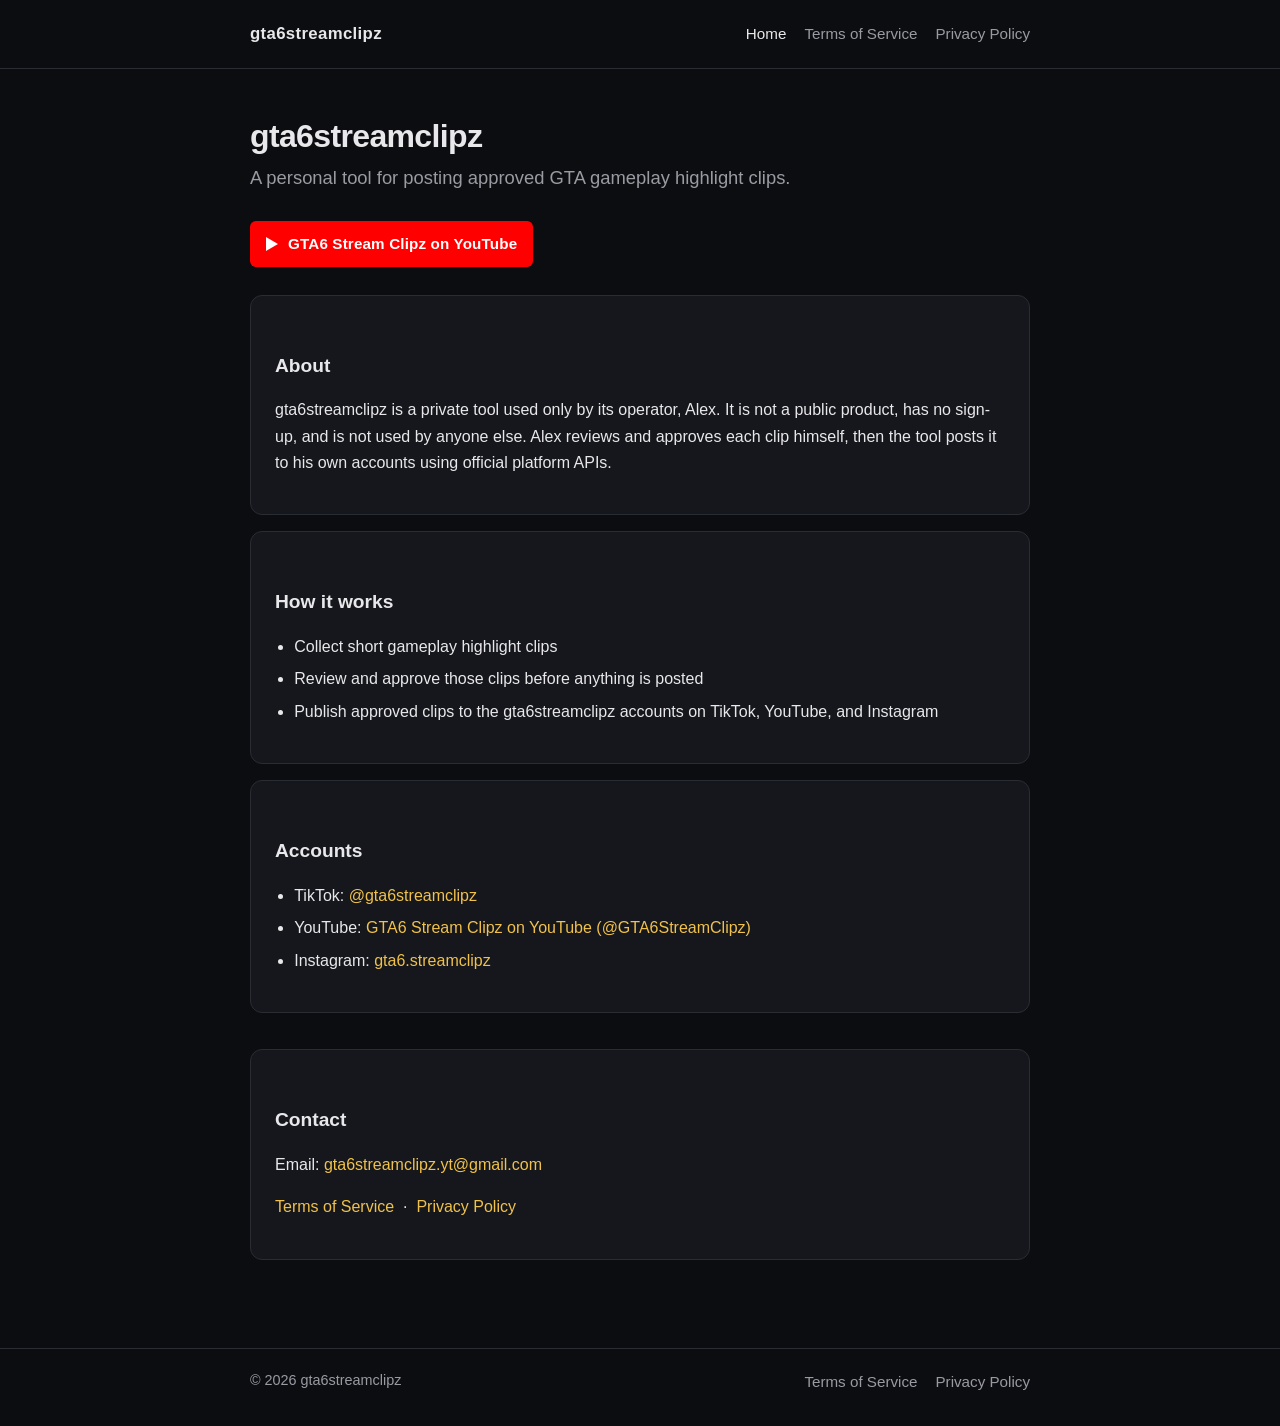
<file: index.html>
<!DOCTYPE html>
<html lang="en">
<head>
  <meta charset="utf-8">
  <meta name="viewport" content="width=device-width, initial-scale=1">
  <title>gta6streamclipz</title>
  <meta name="description" content="gta6streamclipz is a personal tool for posting approved GTA gameplay highlight clips to TikTok, YouTube, and Instagram.">
  <link rel="stylesheet" href="styles.css">
</head>
<body>
  <header>
    <div class="wrap">
      <a class="brand" href="index.html">gta6streamclipz</a>
      <nav>
        <a href="index.html" aria-current="page">Home</a>
        <a href="terms.html">Terms of Service</a>
        <a href="privacy.html">Privacy Policy</a>
      </nav>
    </div>
  </header>
  <main>
    <div class="wrap">
      <h1>gta6streamclipz</h1>
      <p class="tagline">A personal tool for posting approved GTA gameplay highlight clips.</p>

      <p class="yt-row">
        <a class="yt-badge" href="https://www.youtube.com/@GTA6StreamClipz">GTA6 Stream Clipz on YouTube</a>
      </p>

      <div class="card">
        <h2>About</h2>
        <p>gta6streamclipz is a private tool used only by its operator, Alex. It is not a public product, has no sign-up, and is not used by anyone else. Alex reviews and approves each clip himself, then the tool posts it to his own accounts using official platform APIs.</p>
      </div>

      <div class="card">
        <h2>How it works</h2>
        <ul>
          <li>Collect short gameplay highlight clips</li>
          <li>Review and approve those clips before anything is posted</li>
          <li>Publish approved clips to the gta6streamclipz accounts on TikTok, YouTube, and Instagram</li>
        </ul>
      </div>

      <div class="card">
        <h2>Accounts</h2>
        <ul>
          <li>TikTok: <a href="https://www.tiktok.com/@gta6streamclipz">@gta6streamclipz</a></li>
          <li>YouTube: <a href="https://www.youtube.com/@GTA6StreamClipz">GTA6 Stream Clipz on YouTube (@GTA6StreamClipz)</a></li>
          <li>Instagram: <a href="https://www.instagram.com/gta6.streamclipz/">gta6.streamclipz</a></li>
        </ul>
      </div>

      <div class="card contact">
        <h2>Contact</h2>
        <p>Email: <a href="mailto:gta6streamclipz.yt@gmail.com">gta6streamclipz.yt@gmail.com</a></p>
        <p><a href="terms.html">Terms of Service</a> &nbsp;·&nbsp; <a href="privacy.html">Privacy Policy</a></p>
      </div>
    </div>
  </main>
  <footer>
    <div class="wrap">
      <span>© 2026 gta6streamclipz</span>
      <nav>
        <a href="terms.html">Terms of Service</a>
        <a href="privacy.html">Privacy Policy</a>
      </nav>
    </div>
  </footer>
</body>
</html>
</file>
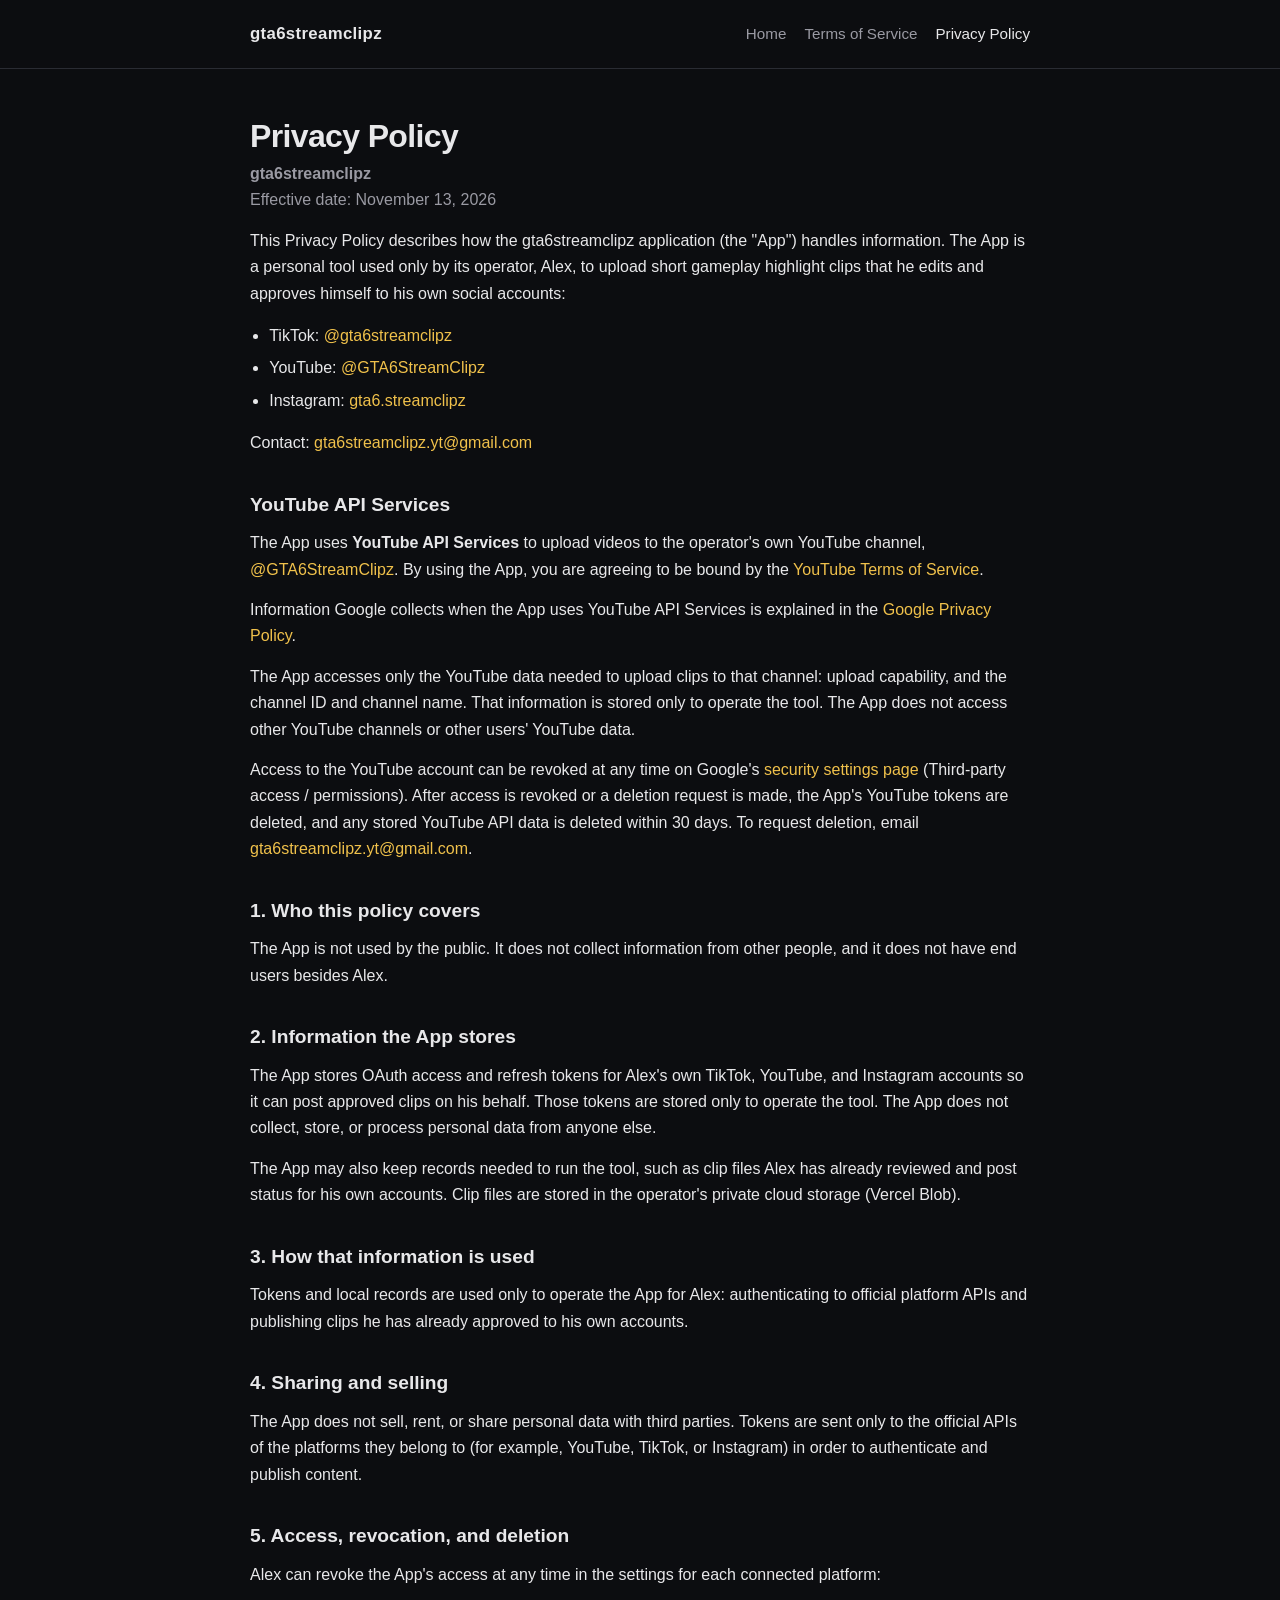
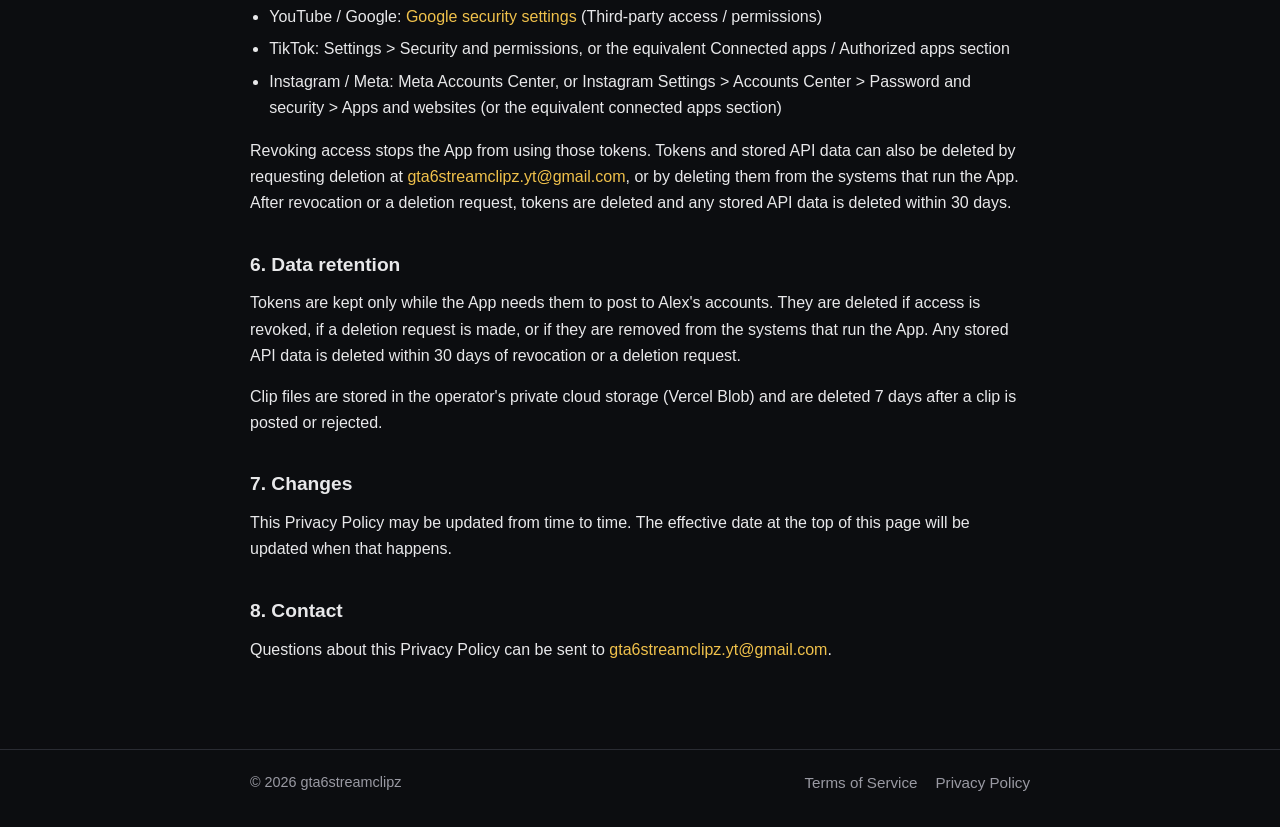
<file: privacy.html>
<!DOCTYPE html>
<html lang="en">
<head>
  <meta charset="utf-8">
  <meta name="viewport" content="width=device-width, initial-scale=1">
  <title>Privacy Policy — gta6streamclipz</title>
  <meta name="description" content="Privacy Policy for the gta6streamclipz personal clip posting tool. Effective date: November 13, 2026.">
  <link rel="stylesheet" href="styles.css">
</head>
<body>
  <header>
    <div class="wrap">
      <a class="brand" href="index.html">gta6streamclipz</a>
      <nav>
        <a href="index.html">Home</a>
        <a href="terms.html">Terms of Service</a>
        <a href="privacy.html" aria-current="page">Privacy Policy</a>
      </nav>
    </div>
  </header>
  <main>
    <div class="wrap legal">
      <h1>Privacy Policy</h1>
      <p class="meta"><strong>gta6streamclipz</strong><br>Effective date: November 13, 2026</p>

      <p>This Privacy Policy describes how the gta6streamclipz application (the "App") handles information. The App is a personal tool used only by its operator, Alex, to upload short gameplay highlight clips that he edits and approves himself to his own social accounts:</p>
      <ul>
        <li>TikTok: <a href="https://www.tiktok.com/@gta6streamclipz">@gta6streamclipz</a></li>
        <li>YouTube: <a href="https://www.youtube.com/@GTA6StreamClipz">@GTA6StreamClipz</a></li>
        <li>Instagram: <a href="https://www.instagram.com/gta6.streamclipz/">gta6.streamclipz</a></li>
      </ul>
      <p>Contact: <a href="mailto:gta6streamclipz.yt@gmail.com">gta6streamclipz.yt@gmail.com</a></p>

      <h2>YouTube API Services</h2>
      <p>The App uses <strong>YouTube API Services</strong> to upload videos to the operator's own YouTube channel, <a href="https://www.youtube.com/@GTA6StreamClipz">@GTA6StreamClipz</a>. By using the App, you are agreeing to be bound by the <a href="https://www.youtube.com/t/terms">YouTube Terms of Service</a>.</p>
      <p>Information Google collects when the App uses YouTube API Services is explained in the <a href="http://www.google.com/policies/privacy">Google Privacy Policy</a>.</p>
      <p>The App accesses only the YouTube data needed to upload clips to that channel: upload capability, and the channel ID and channel name. That information is stored only to operate the tool. The App does not access other YouTube channels or other users' YouTube data.</p>
      <p>Access to the YouTube account can be revoked at any time on Google's <a href="https://security.google.com/settings/security/permissions">security settings page</a> (Third-party access / permissions). After access is revoked or a deletion request is made, the App's YouTube tokens are deleted, and any stored YouTube API data is deleted within 30 days. To request deletion, email <a href="mailto:gta6streamclipz.yt@gmail.com">gta6streamclipz.yt@gmail.com</a>.</p>

      <h2>1. Who this policy covers</h2>
      <p>The App is not used by the public. It does not collect information from other people, and it does not have end users besides Alex.</p>

      <h2>2. Information the App stores</h2>
      <p>The App stores OAuth access and refresh tokens for Alex's own TikTok, YouTube, and Instagram accounts so it can post approved clips on his behalf. Those tokens are stored only to operate the tool. The App does not collect, store, or process personal data from anyone else.</p>
      <p>The App may also keep records needed to run the tool, such as clip files Alex has already reviewed and post status for his own accounts. Clip files are stored in the operator's private cloud storage (Vercel Blob).</p>

      <h2>3. How that information is used</h2>
      <p>Tokens and local records are used only to operate the App for Alex: authenticating to official platform APIs and publishing clips he has already approved to his own accounts.</p>

      <h2>4. Sharing and selling</h2>
      <p>The App does not sell, rent, or share personal data with third parties. Tokens are sent only to the official APIs of the platforms they belong to (for example, YouTube, TikTok, or Instagram) in order to authenticate and publish content.</p>

      <h2>5. Access, revocation, and deletion</h2>
      <p>Alex can revoke the App's access at any time in the settings for each connected platform:</p>
      <ul>
        <li>YouTube / Google: <a href="https://security.google.com/settings/security/permissions">Google security settings</a> (Third-party access / permissions)</li>
        <li>TikTok: Settings &gt; Security and permissions, or the equivalent Connected apps / Authorized apps section</li>
        <li>Instagram / Meta: Meta Accounts Center, or Instagram Settings &gt; Accounts Center &gt; Password and security &gt; Apps and websites (or the equivalent connected apps section)</li>
      </ul>
      <p>Revoking access stops the App from using those tokens. Tokens and stored API data can also be deleted by requesting deletion at <a href="mailto:gta6streamclipz.yt@gmail.com">gta6streamclipz.yt@gmail.com</a>, or by deleting them from the systems that run the App. After revocation or a deletion request, tokens are deleted and any stored API data is deleted within 30 days.</p>

      <h2>6. Data retention</h2>
      <p>Tokens are kept only while the App needs them to post to Alex's accounts. They are deleted if access is revoked, if a deletion request is made, or if they are removed from the systems that run the App. Any stored API data is deleted within 30 days of revocation or a deletion request.</p>
      <p>Clip files are stored in the operator's private cloud storage (Vercel Blob) and are deleted 7 days after a clip is posted or rejected.</p>

      <h2>7. Changes</h2>
      <p>This Privacy Policy may be updated from time to time. The effective date at the top of this page will be updated when that happens.</p>

      <h2>8. Contact</h2>
      <p>Questions about this Privacy Policy can be sent to <a href="mailto:gta6streamclipz.yt@gmail.com">gta6streamclipz.yt@gmail.com</a>.</p>
    </div>
  </main>
  <footer>
    <div class="wrap">
      <span>© 2026 gta6streamclipz</span>
      <nav>
        <a href="terms.html">Terms of Service</a>
        <a href="privacy.html">Privacy Policy</a>
      </nav>
    </div>
  </footer>
</body>
</html>
</file>
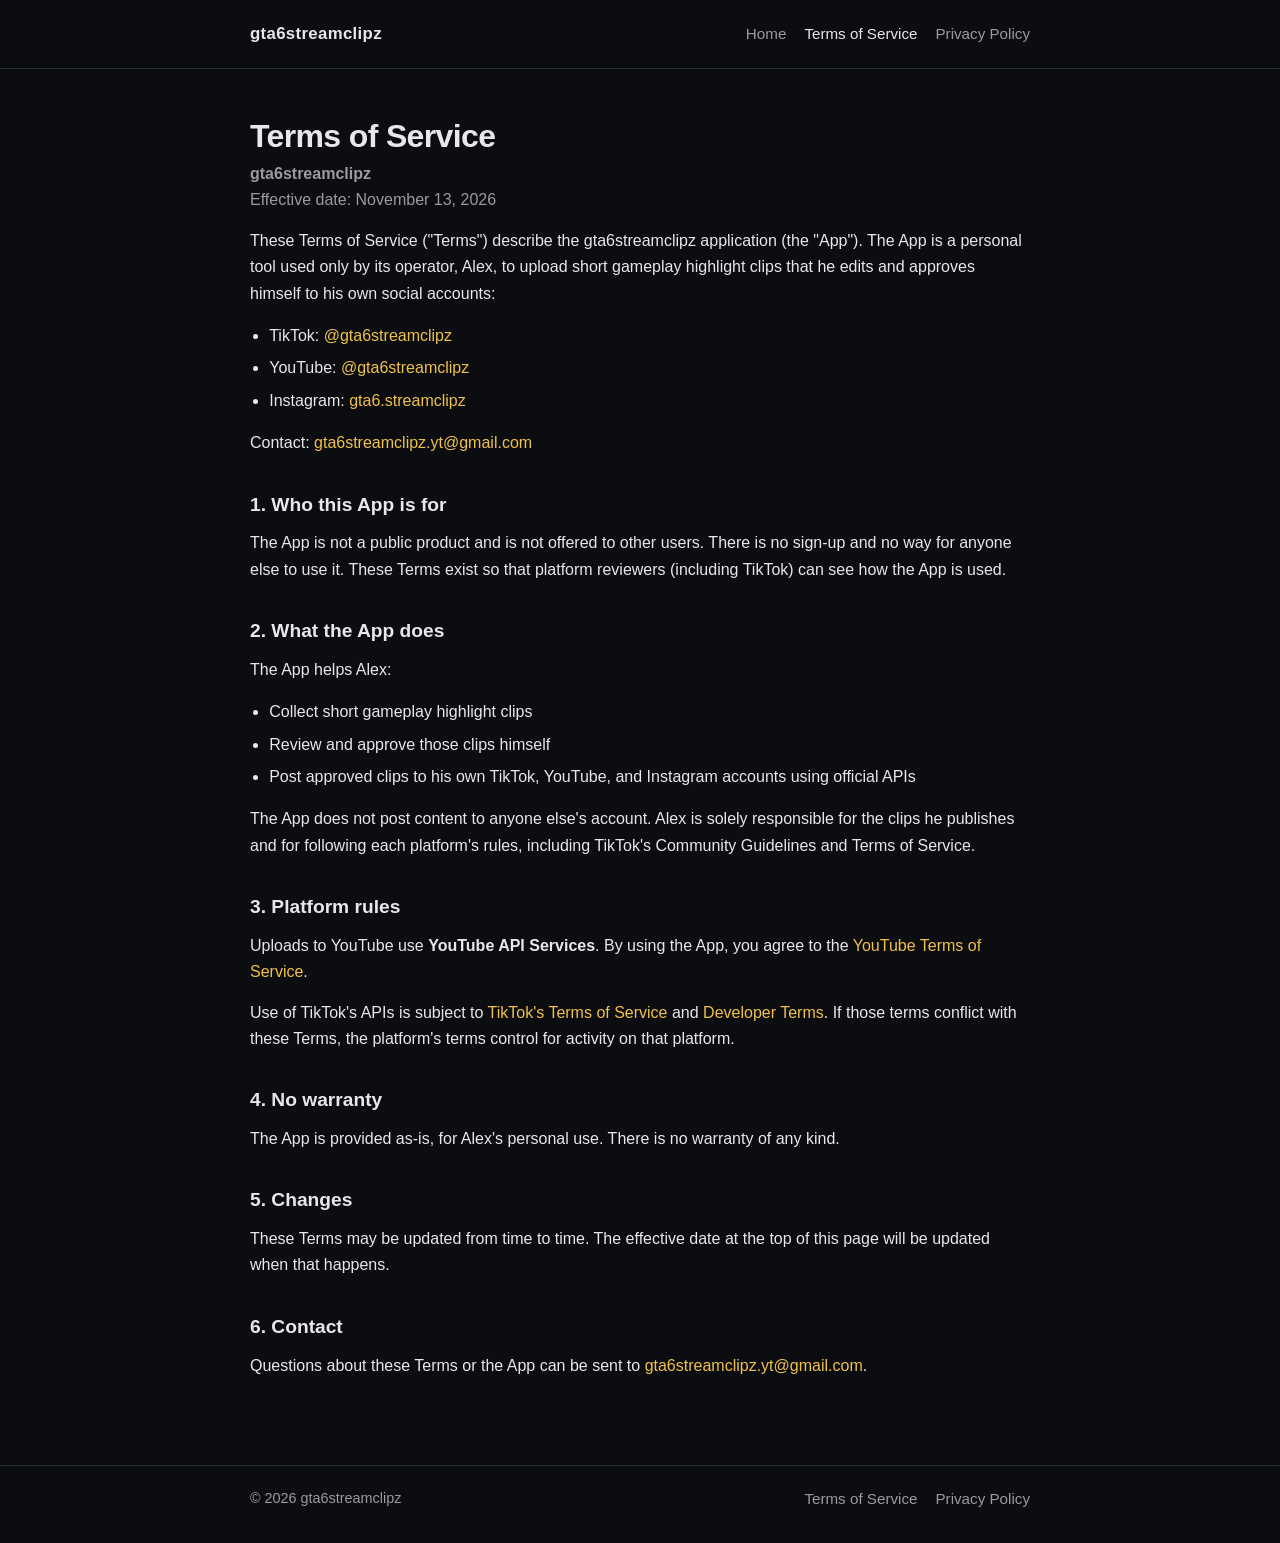
<file: terms.html>
<!DOCTYPE html>
<html lang="en">
<head>
  <meta charset="utf-8">
  <meta name="viewport" content="width=device-width, initial-scale=1">
  <title>Terms of Service — gta6streamclipz</title>
  <meta name="description" content="Terms of Service for the gta6streamclipz personal clip posting tool. Effective date: November 13, 2026.">
  <link rel="stylesheet" href="styles.css">
</head>
<body>
  <header>
    <div class="wrap">
      <a class="brand" href="index.html">gta6streamclipz</a>
      <nav>
        <a href="index.html">Home</a>
        <a href="terms.html" aria-current="page">Terms of Service</a>
        <a href="privacy.html">Privacy Policy</a>
      </nav>
    </div>
  </header>
  <main>
    <div class="wrap legal">
      <h1>Terms of Service</h1>
      <p class="meta"><strong>gta6streamclipz</strong><br>Effective date: November 13, 2026</p>

      <p>These Terms of Service ("Terms") describe the gta6streamclipz application (the "App"). The App is a personal tool used only by its operator, Alex, to upload short gameplay highlight clips that he edits and approves himself to his own social accounts:</p>
      <ul>
        <li>TikTok: <a href="https://www.tiktok.com/@gta6streamclipz">@gta6streamclipz</a></li>
        <li>YouTube: <a href="https://www.youtube.com/@gta6streamclipz">@gta6streamclipz</a></li>
        <li>Instagram: <a href="https://www.instagram.com/gta6.streamclipz/">gta6.streamclipz</a></li>
      </ul>
      <p>Contact: <a href="mailto:gta6streamclipz.yt@gmail.com">gta6streamclipz.yt@gmail.com</a></p>

      <h2>1. Who this App is for</h2>
      <p>The App is not a public product and is not offered to other users. There is no sign-up and no way for anyone else to use it. These Terms exist so that platform reviewers (including TikTok) can see how the App is used.</p>

      <h2>2. What the App does</h2>
      <p>The App helps Alex:</p>
      <ul>
        <li>Collect short gameplay highlight clips</li>
        <li>Review and approve those clips himself</li>
        <li>Post approved clips to his own TikTok, YouTube, and Instagram accounts using official APIs</li>
      </ul>
      <p>The App does not post content to anyone else's account. Alex is solely responsible for the clips he publishes and for following each platform's rules, including TikTok's Community Guidelines and Terms of Service.</p>

      <h2>3. Platform rules</h2>
      <p>Uploads to YouTube use <strong>YouTube API Services</strong>. By using the App, you agree to the <a href="https://www.youtube.com/t/terms">YouTube Terms of Service</a>.</p>
      <p>Use of TikTok's APIs is subject to <a href="https://www.tiktok.com/legal/page/us/terms-of-service/en">TikTok's Terms of Service</a> and <a href="https://developers.tiktok.com/doc/terms-and-policies">Developer Terms</a>. If those terms conflict with these Terms, the platform's terms control for activity on that platform.</p>

      <h2>4. No warranty</h2>
      <p>The App is provided as-is, for Alex's personal use. There is no warranty of any kind.</p>

      <h2>5. Changes</h2>
      <p>These Terms may be updated from time to time. The effective date at the top of this page will be updated when that happens.</p>

      <h2>6. Contact</h2>
      <p>Questions about these Terms or the App can be sent to <a href="mailto:gta6streamclipz.yt@gmail.com">gta6streamclipz.yt@gmail.com</a>.</p>
    </div>
  </main>
  <footer>
    <div class="wrap">
      <span>© 2026 gta6streamclipz</span>
      <nav>
        <a href="terms.html">Terms of Service</a>
        <a href="privacy.html">Privacy Policy</a>
      </nav>
    </div>
  </footer>
</body>
</html>
</file>
<file: styles.css>
:root {
  --bg: #0c0d10;
  --bg-card: #15171c;
  --text: #e8e8ea;
  --muted: #9a9aa3;
  --line: #2a2c33;
  --accent: #f0c14b;
  --accent-dim: #c9a227;
  --link: #f0c14b;
}
* { box-sizing: border-box; }
html, body { margin: 0; padding: 0; }
body {
  font-family: -apple-system, BlinkMacSystemFont, "Segoe UI", Roboto, Helvetica, Arial, sans-serif;
  background: var(--bg);
  color: var(--text);
  line-height: 1.65;
  min-height: 100vh;
  display: flex;
  flex-direction: column;
}
a { color: var(--link); text-decoration: none; }
a:hover { text-decoration: underline; }
.wrap { width: min(780px, calc(100% - 40px)); margin: 0 auto; }
header {
  border-bottom: 1px solid var(--line);
  padding: 20px 0;
}
header .wrap, footer .wrap {
  display: flex;
  align-items: center;
  justify-content: space-between;
  gap: 16px;
  flex-wrap: wrap;
}
.brand {
  font-weight: 700;
  letter-spacing: 0.02em;
  color: var(--text);
  font-size: 1.05rem;
}
.brand:hover { text-decoration: none; color: var(--accent); }
nav { display: flex; gap: 18px; flex-wrap: wrap; }
nav a { color: var(--muted); font-size: 0.95rem; }
nav a:hover, nav a[aria-current="page"] { color: var(--text); }
main { flex: 1; padding: 48px 0 72px; }
h1 { font-size: 2rem; line-height: 1.2; margin: 0 0 8px; letter-spacing: -0.02em; }
h2 { font-size: 1.2rem; margin: 32px 0 10px; }
.tagline { color: var(--muted); font-size: 1.15rem; margin: 0 0 28px; }
.card {
  background: var(--bg-card);
  border: 1px solid var(--line);
  border-radius: 12px;
  padding: 22px 24px;
  margin: 16px 0;
}
ul { padding-left: 1.2em; }
li { margin: 6px 0; }
.legal p { margin: 0 0 14px; }
.legal h1 { margin-bottom: 6px; }
.meta { color: var(--muted); margin: 0 0 28px; }
footer {
  border-top: 1px solid var(--line);
  padding: 20px 0 32px;
  color: var(--muted);
  font-size: 0.9rem;
}
.contact { margin-top: 36px; }
.yt-row { margin: 0 0 28px; }
.yt-badge {
  display: inline-flex;
  align-items: center;
  gap: 8px;
  background: #ff0000;
  color: #ffffff;
  font-weight: 700;
  font-size: 0.95rem;
  padding: 10px 16px;
  border-radius: 6px;
  letter-spacing: 0.01em;
}
.yt-badge::before {
  content: "";
  width: 0;
  height: 0;
  border-style: solid;
  border-width: 7px 0 7px 12px;
  border-color: transparent transparent transparent #ffffff;
  margin-right: 2px;
}
.yt-badge:hover {
  text-decoration: none;
  background: #cc0000;
  color: #ffffff;
}
</file>
